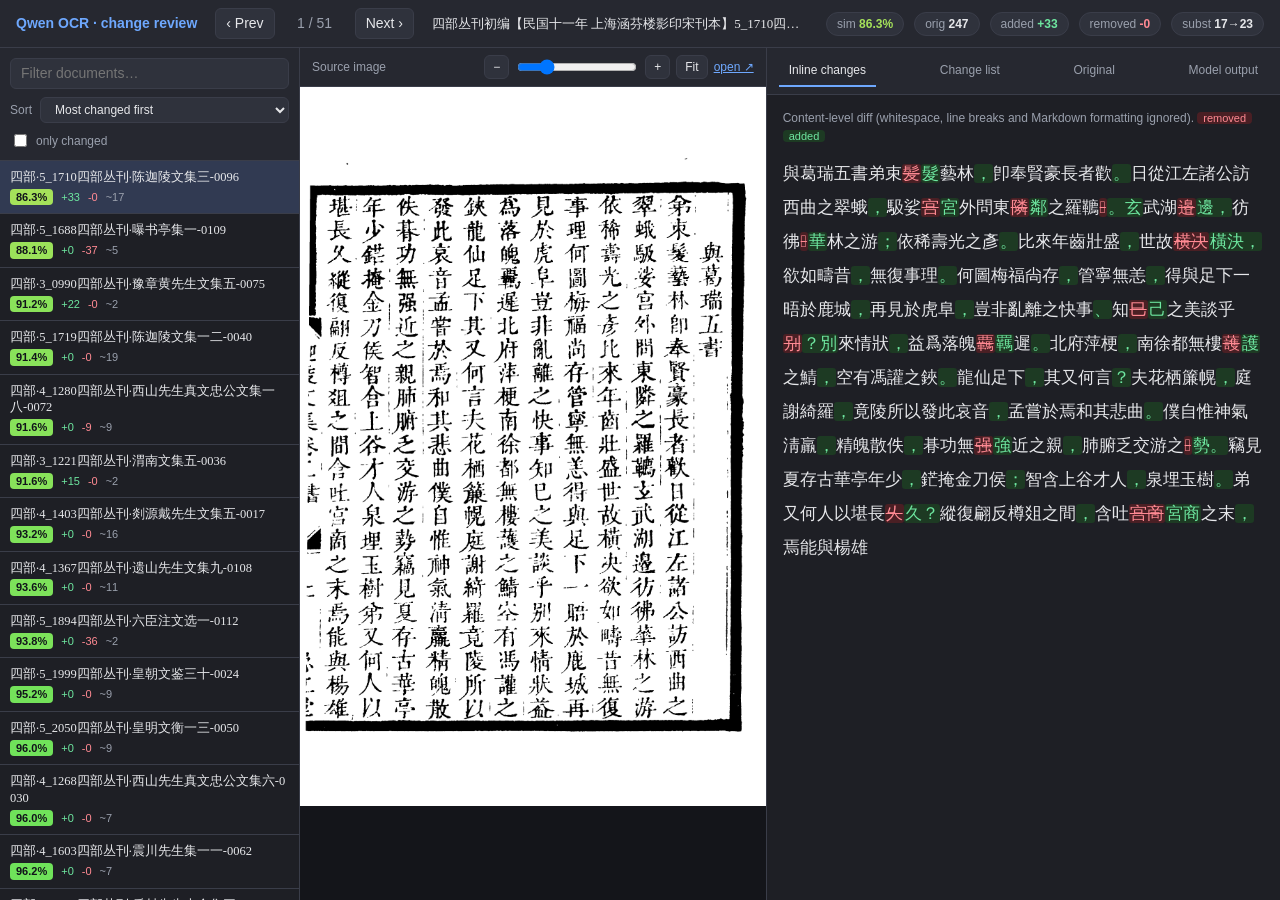
<file: index.html>
<!DOCTYPE html>
<html lang="en">
<head>
  <meta charset="utf-8">
  <meta http-equiv="refresh" content="0; url=public/index.html">
  <title>Qwen OCR — change review</title>
</head>
<body>
  <p>Redirecting to the <a href="public/index.html">change review</a>…</p>
</body>
</html>
</file>
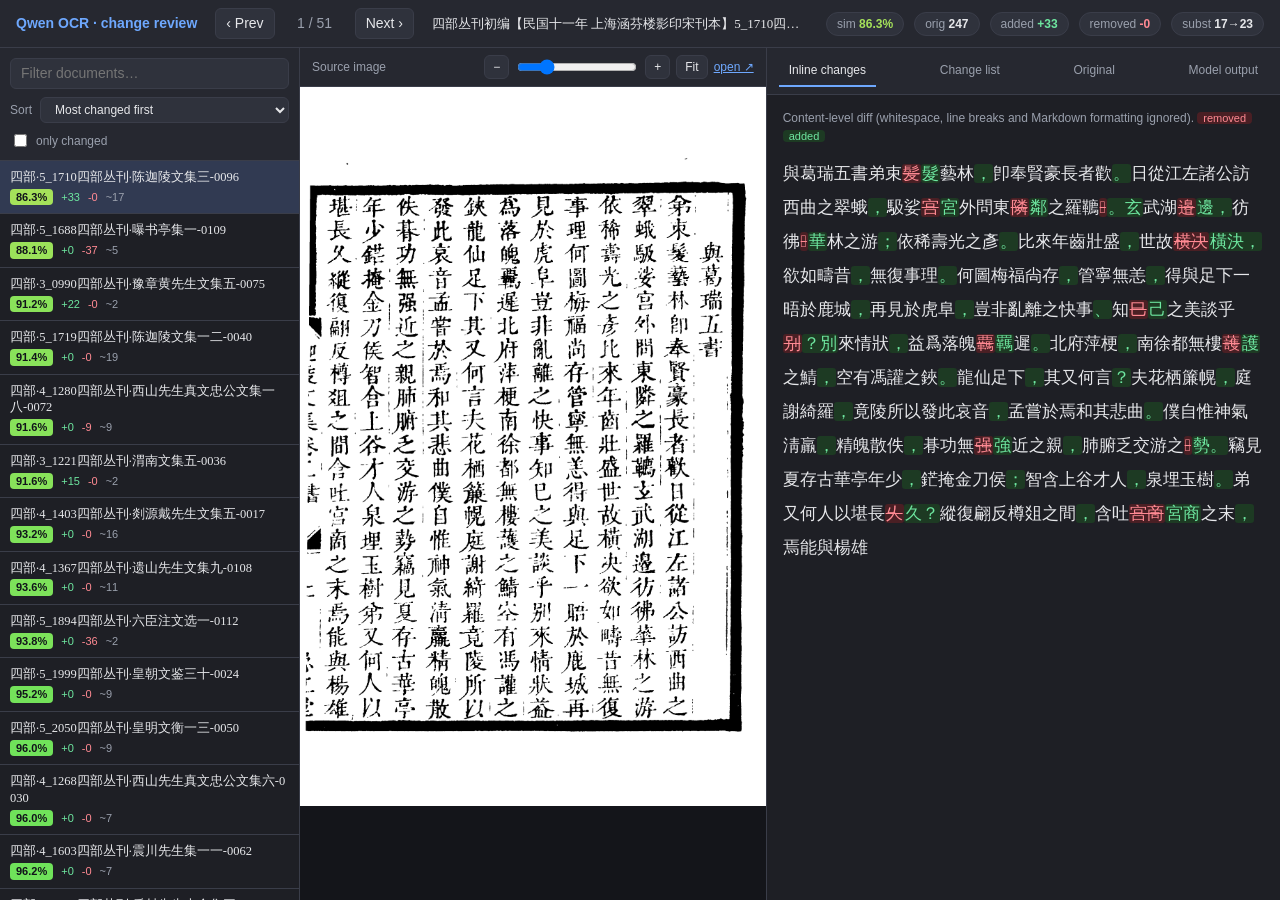
<file: public/index.html>
<!DOCTYPE html>
<html lang="en">
<head>
  <meta charset="utf-8">
  <meta name="viewport" content="width=device-width, initial-scale=1">
  <title>Qwen OCR — change review</title>
  <link rel="stylesheet" href="style.css">
</head>
<body>
  <header id="topbar">
    <div class="brand">Qwen OCR · change review</div>
    <div class="nav">
      <button id="prevBtn" title="Previous (↑ / k)">‹ Prev</button>
      <span id="position">–</span>
      <button id="nextBtn" title="Next (↓ / j)">Next ›</button>
    </div>
    <div id="docTitle" class="doc-title">Select a document</div>
    <div id="statbar" class="statbar"></div>
  </header>

  <main id="layout">
    <!-- Sidebar: document list -->
    <aside id="sidebar">
      <div class="filterbox">
        <input id="filter" type="search" placeholder="Filter documents…" autocomplete="off">
        <label class="sortrow">
          <span>Sort</span>
          <select id="sortSel">
            <option value="changed">Most changed first</option>
            <option value="least">Least changed first</option>
            <option value="name">Name</option>
          </select>
        </label>
        <label class="chk"><input type="checkbox" id="onlyChanged"> only changed</label>
      </div>
      <ul id="doclist"></ul>
    </aside>

    <!-- Image pane -->
    <section id="imgpane">
      <div class="pane-head">
        <span>Source image</span>
        <div class="zoomctl">
          <button id="zoomOut">−</button>
          <input id="zoom" type="range" min="20" max="400" value="100">
          <button id="zoomIn">+</button>
          <button id="zoomFit" title="Fit width">Fit</button>
          <a id="openImg" target="_blank" rel="noopener">open ↗</a>
        </div>
      </div>
      <div id="imgscroll" class="imgscroll">
        <img id="docImg" alt="source scan">
      </div>
    </section>

    <!-- Diff pane -->
    <section id="diffpane">
      <div class="pane-head tabs">
        <button class="tab active" data-tab="inline">Inline changes</button>
        <button class="tab" data-tab="list">Change list</button>
        <button class="tab" data-tab="orig">Original</button>
        <button class="tab" data-tab="model">Model output</button>
      </div>
      <div id="tab-inline" class="tabpane active">
        <p class="hint">Content-level diff (whitespace, line breaks and Markdown
          formatting ignored). <span class="del-chip">removed</span>
          <span class="ins-chip">added</span></p>
        <div id="inlineDiff" class="cjk diffbody"></div>
      </div>
      <div id="tab-list" class="tabpane">
        <div id="changeList"></div>
      </div>
      <div id="tab-orig" class="tabpane">
        <pre id="origText" class="cjk raw"></pre>
      </div>
      <div id="tab-model" class="tabpane">
        <pre id="modelText" class="cjk raw"></pre>
      </div>
    </section>
  </main>

  <script src="data.js"></script>
  <script src="app.js"></script>
</body>
</html>
</file>
<file: public/style.css>
:root {
  --bg: #1e1f25;
  --bg2: #262830;
  --bg3: #2f323c;
  --line: #3a3d49;
  --fg: #e6e7ea;
  --muted: #9aa0ad;
  --accent: #6ea8fe;
  --ins-bg: #1d3a23;
  --ins-fg: #6ee7a0;
  --del-bg: #4a1f24;
  --del-fg: #ff8a93;
  --rep: #4a3c12;
  --cjk: "Noto Serif CJK SC", "Source Han Serif SC", "Songti SC",
         "SimSun", "Noto Serif TC", serif;
}

* { box-sizing: border-box; }
html, body { height: 100%; margin: 0; }
body {
  background: var(--bg);
  color: var(--fg);
  font: 14px/1.5 -apple-system, "Segoe UI", Roboto, sans-serif;
  display: flex;
  flex-direction: column;
}

/* ---------------- header ---------------- */
#topbar {
  display: grid;
  grid-template-columns: auto auto 1fr auto;
  gap: 18px;
  align-items: center;
  padding: 8px 16px;
  background: var(--bg2);
  border-bottom: 1px solid var(--line);
}
.brand { font-weight: 600; color: var(--accent); white-space: nowrap; }
.nav { display: flex; align-items: center; gap: 8px; }
.nav #position { color: var(--muted); min-width: 64px; text-align: center; }
.doc-title {
  color: var(--fg);
  font-family: var(--cjk);
  font-size: 13px;
  overflow: hidden;
  text-overflow: ellipsis;
  white-space: nowrap;
}
.statbar { display: flex; gap: 10px; white-space: nowrap; }
.statbar .pill {
  background: var(--bg3);
  border: 1px solid var(--line);
  border-radius: 999px;
  padding: 2px 10px;
  font-size: 12px;
  color: var(--muted);
}
.statbar .pill b { color: var(--fg); }
.statbar .pill.add b { color: var(--ins-fg); }
.statbar .pill.del b { color: var(--del-fg); }

button, select, input[type=search] {
  background: var(--bg3);
  color: var(--fg);
  border: 1px solid var(--line);
  border-radius: 6px;
  padding: 4px 10px;
  font: inherit;
  cursor: pointer;
}
button:hover { border-color: var(--accent); }
a { color: var(--accent); }

/* ---------------- layout ---------------- */
#layout {
  flex: 1;
  display: grid;
  grid-template-columns: 300px minmax(280px, 1fr) minmax(320px, 1.1fr);
  min-height: 0;
}
#sidebar, #imgpane, #diffpane {
  min-height: 0;
  display: flex;
  flex-direction: column;
  border-right: 1px solid var(--line);
  overflow: hidden;
}
#diffpane { border-right: none; }

/* ---------------- sidebar ---------------- */
.filterbox {
  padding: 10px;
  border-bottom: 1px solid var(--line);
  display: flex;
  flex-direction: column;
  gap: 8px;
  background: var(--bg2);
}
.filterbox input[type=search] { width: 100%; }
.sortrow { display: flex; align-items: center; gap: 8px; color: var(--muted); font-size: 12px; }
.sortrow select { flex: 1; }
.chk { color: var(--muted); font-size: 12px; display: flex; gap: 6px; align-items: center; cursor: pointer; }
#doclist { list-style: none; margin: 0; padding: 0; overflow-y: auto; flex: 1; }
#doclist li {
  padding: 8px 10px;
  border-bottom: 1px solid var(--line);
  cursor: pointer;
  display: flex;
  flex-direction: column;
  gap: 3px;
}
#doclist li:hover { background: var(--bg2); }
#doclist li.active { background: #313a52; }
#doclist .name {
  font-family: var(--cjk);
  font-size: 12.5px;
  line-height: 1.35;
  color: var(--fg);
  word-break: break-all;
}
#doclist .meta { display: flex; gap: 8px; align-items: center; font-size: 11px; color: var(--muted); }
.simbadge {
  font-weight: 600;
  border-radius: 4px;
  padding: 0 6px;
  color: #11131a;
}
.cnt-add { color: var(--ins-fg); }
.cnt-del { color: var(--del-fg); }

/* ---------------- image pane ---------------- */
.pane-head {
  display: flex;
  align-items: center;
  justify-content: space-between;
  gap: 10px;
  padding: 7px 12px;
  background: var(--bg2);
  border-bottom: 1px solid var(--line);
  color: var(--muted);
  font-size: 12px;
}
.zoomctl { display: flex; align-items: center; gap: 6px; }
.zoomctl input[type=range] { width: 120px; }
.zoomctl button { padding: 2px 8px; }
.imgscroll { flex: 1; overflow: auto; background: #14151a; text-align: center; }
#docImg { display: inline-block; max-width: none; }

/* ---------------- diff pane ---------------- */
.tabs { gap: 4px; }
.tab {
  background: transparent;
  border: none;
  border-bottom: 2px solid transparent;
  border-radius: 0;
  color: var(--muted);
  padding: 6px 10px;
}
.tab.active { color: var(--fg); border-bottom-color: var(--accent); }
.tabpane { display: none; flex: 1; overflow: auto; padding: 14px 16px; }
.tabpane.active { display: block; }
.hint { color: var(--muted); font-size: 12px; margin: 0 0 12px; }
.del-chip, .ins-chip { padding: 0 6px; border-radius: 4px; font-size: 11px; }
.ins-chip { background: var(--ins-bg); color: var(--ins-fg); }
.del-chip { background: var(--del-bg); color: var(--del-fg); }

.cjk { font-family: var(--cjk); }
.diffbody { font-size: 17px; line-height: 2.0; word-break: break-all; }
.diffbody .ins { background: var(--ins-bg); color: var(--ins-fg); border-radius: 3px; padding: 0 1px; }
.diffbody .del { background: var(--del-bg); color: var(--del-fg); text-decoration: line-through; border-radius: 3px; padding: 0 1px; }
.diffbody .eq { color: var(--fg); }

.raw { font-size: 16px; line-height: 1.9; white-space: pre-wrap; word-break: break-all; margin: 0; }

/* change list */
#changeList h3 {
  font-size: 13px;
  margin: 18px 0 8px;
  padding-bottom: 4px;
  border-bottom: 1px solid var(--line);
  color: var(--muted);
}
#changeList h3:first-child { margin-top: 0; }
.chg { padding: 7px 0; border-bottom: 1px dashed var(--line); }
.chg .lead { font-size: 13px; margin-bottom: 4px; }
.chg .lead code {
  font-family: var(--cjk);
  background: var(--bg3);
  border-radius: 4px;
  padding: 1px 5px;
}
.chg .lead .old code { background: var(--del-bg); color: var(--del-fg); }
.chg .lead .new code { background: var(--ins-bg); color: var(--ins-fg); }
.chg .ctx { font-family: var(--cjk); font-size: 15px; color: var(--muted); line-height: 1.8; }
.chg .ctx mark { background: var(--rep); color: #ffe9a8; border-radius: 3px; padding: 0 2px; }
.sz { color: var(--muted); font-size: 11px; }
.empty { color: var(--muted); font-style: italic; padding: 20px 0; }
</file>
